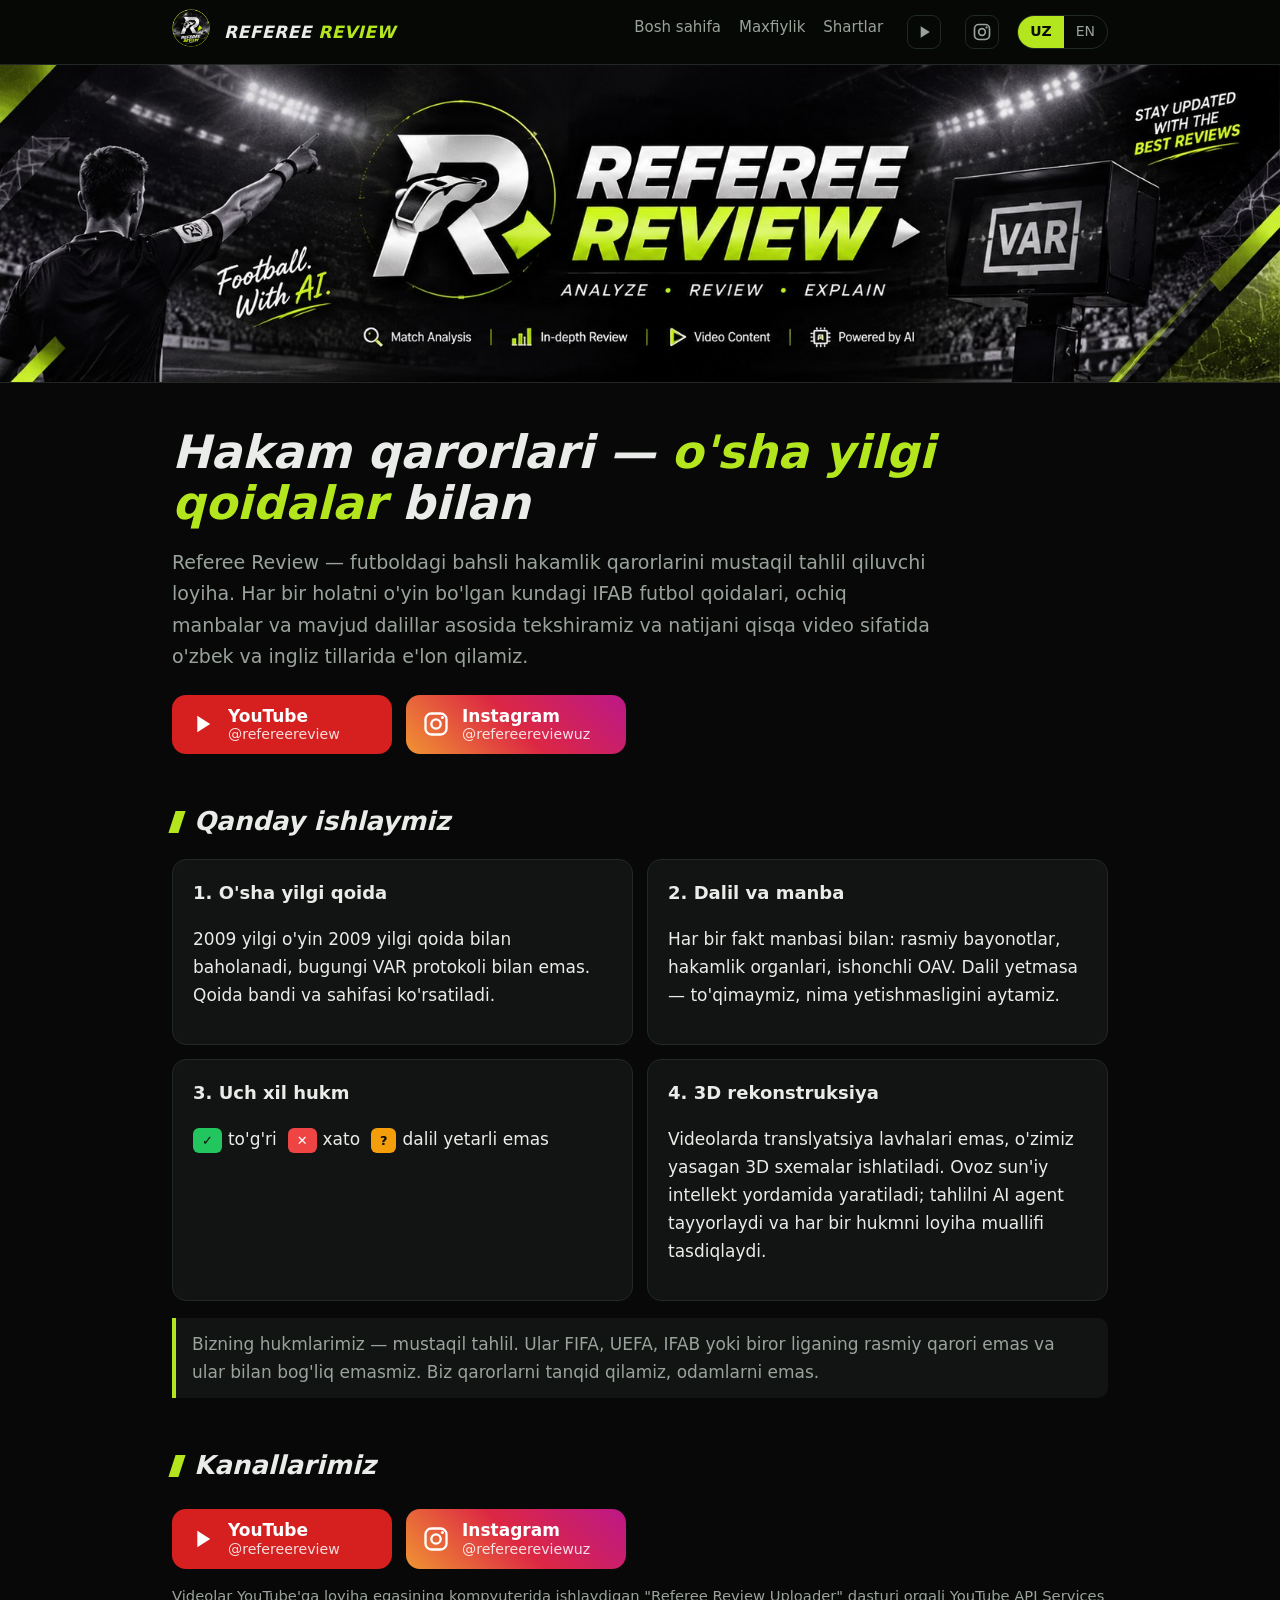
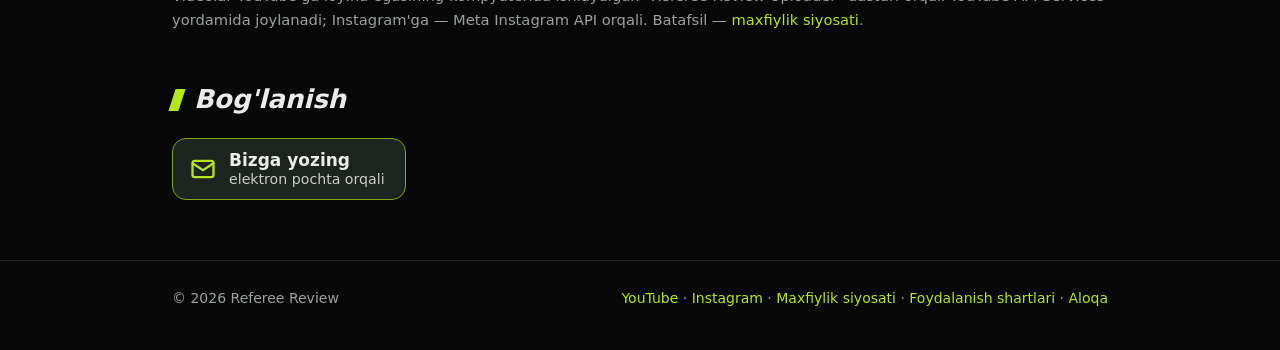
<file: index.html>
<!doctype html>
<html lang="uz"><head><meta charset="utf-8"><meta name="viewport" content="width=device-width, initial-scale=1">
<title>Referee Review — hakamlik qarorlari tahlili</title><meta name="description" content="Referee Review — bahsli hakamlik qarorlarini o'sha yilgi IFAB qoidalari bilan tahlil qiluvchi loyiha. Independent analysis of controversial refereeing decisions under the Laws of the Game of the day.">
<link rel="icon" href="assets/favicon.png"><link rel="stylesheet" href="style.css?v=5"><script src="lang.js?v=5"></script></head>
<body>
<header class="top"><div class="wrap"><a href="index.html"><img src="assets/logo.jpg" alt="Referee Review"></a>
<span class="name">REFEREE <b>REVIEW</b></span><nav><a href="index.html" class="hide-s"><span data-l="uz">Bosh sahifa</span><span data-l="en">Home</span></a><a href="privacy.html" class=""><span data-l="uz">Maxfiylik</span><span data-l="en">Privacy</span></a><a href="terms.html" class=""><span data-l="uz">Shartlar</span><span data-l="en">Terms</span></a><a class="soc yt" href="https://www.youtube.com/@refereereview" title="YouTube" aria-label="YouTube"><svg viewBox="0 0 24 24" width="20" height="20" aria-hidden="true"><path fill="currentColor" d="M8 5v14l11-7z"/></svg></a><a class="soc ig" href="https://www.instagram.com/refereereviewuz/" title="Instagram" aria-label="Instagram"><svg viewBox="0 0 24 24" width="20" height="20" aria-hidden="true"><rect x="3" y="3" width="18" height="18" rx="5" fill="none" stroke="currentColor" stroke-width="2"/><circle cx="12" cy="12" r="4" fill="none" stroke="currentColor" stroke-width="2"/><circle cx="17.5" cy="6.5" r="1.3" fill="currentColor"/></svg></a><span class="lang"><button data-set="uz">UZ</button><button data-set="en">EN</button></span></nav></div></header>

<div class="hero"><img src="assets/hero.jpg" alt="Referee Review"></div>
<main class="wrap">
<h1 data-l="uz">Hakam qarorlari — <b>o'sha yilgi qoidalar</b> bilan</h1>
<h1 data-l="en">Refereeing decisions, judged by <b>the Laws of the day</b></h1>
<p class="lead" data-l="uz">Referee Review — futboldagi bahsli hakamlik qarorlarini mustaqil tahlil qiluvchi loyiha. Har bir holatni o'yin bo'lgan kundagi IFAB futbol qoidalari, ochiq manbalar va mavjud dalillar asosida tekshiramiz va natijani qisqa video sifatida o'zbek va ingliz tillarida e'lon qilamiz.</p>
<p class="lead" data-l="en">Referee Review is an independent project that analyses controversial refereeing decisions in football. Each incident is checked against the IFAB Laws of the Game in force on the match date, public sources and the available evidence, and the result is published as a short video in Uzbek and English.</p>
<div class="ctas"><a class="cta yt" href="https://www.youtube.com/@refereereview"><svg viewBox="0 0 24 24" width="20" height="20" aria-hidden="true"><path fill="currentColor" d="M8 5v14l11-7z"/></svg><span><b>YouTube</b><small>@refereereview</small></span></a><a class="cta ig" href="https://www.instagram.com/refereereviewuz/"><svg viewBox="0 0 24 24" width="20" height="20" aria-hidden="true"><rect x="3" y="3" width="18" height="18" rx="5" fill="none" stroke="currentColor" stroke-width="2"/><circle cx="12" cy="12" r="4" fill="none" stroke="currentColor" stroke-width="2"/><circle cx="17.5" cy="6.5" r="1.3" fill="currentColor"/></svg><span><b>Instagram</b><small>@refereereviewuz</small></span></a></div>

<h2><span data-l="uz">Qanday ishlaymiz</span><span data-l="en">How we work</span></h2>
<div class="grid">
<div class="card"><h3 data-l="uz">1. O'sha yilgi qoida</h3><h3 data-l="en">1. The Law of the day</h3>
<p data-l="uz">2009 yilgi o'yin 2009 yilgi qoida bilan baholanadi, bugungi VAR protokoli bilan emas. Qoida bandi va sahifasi ko'rsatiladi.</p>
<p data-l="en">A 2009 match is judged by the 2009 Laws, not by today's VAR protocol. The Law, paragraph and page are cited.</p></div>
<div class="card"><h3 data-l="uz">2. Dalil va manba</h3><h3 data-l="en">2. Evidence and sources</h3>
<p data-l="uz">Har bir fakt manbasi bilan: rasmiy bayonotlar, hakamlik organlari, ishonchli OAV. Dalil yetmasa — to'qimaymiz, nima yetishmasligini aytamiz.</p>
<p data-l="en">Every fact carries its source: official statements, referee bodies, reliable media. Where evidence is missing we say so instead of guessing.</p></div>
<div class="card"><h3 data-l="uz">3. Uch xil hukm</h3><h3 data-l="en">3. Three verdicts</h3>
<p><span class="tag t-ok">✓</span><span data-l="uz">to'g'ri</span><span data-l="en">correct</span> &nbsp;<span class="tag t-no">✕</span><span data-l="uz">xato</span><span data-l="en">incorrect</span> &nbsp;<span class="tag t-q">?</span><span data-l="uz">dalil yetarli emas</span><span data-l="en">insufficient evidence</span></p></div>
<div class="card"><h3 data-l="uz">4. 3D rekonstruksiya</h3><h3 data-l="en">4. 3D reconstruction</h3>
<p data-l="uz">Videolarda translyatsiya lavhalari emas, o'zimiz yasagan 3D sxemalar ishlatiladi. Ovoz sun'iy intellekt yordamida yaratiladi; tahlilni AI agent tayyorlaydi va har bir hukmni loyiha muallifi tasdiqlaydi.</p>
<p data-l="en">Videos use our own 3D schematics, not broadcast footage. Narration is AI-generated; the analysis is prepared by an AI agent and every verdict is approved by the project owner before publishing.</p></div>
</div>
<p class="note" data-l="uz">Bizning hukmlarimiz — mustaqil tahlil. Ular FIFA, UEFA, IFAB yoki biror liganing rasmiy qarori emas va ular bilan bog'liq emasmiz. Biz qarorlarni tanqid qilamiz, odamlarni emas.</p>
<p class="note" data-l="en">Our verdicts are independent analysis. They are not official rulings of FIFA, UEFA, IFAB or any league, and we are not affiliated with them. We criticise decisions, not people.</p>

<h2><span data-l="uz">Kanallarimiz</span><span data-l="en">Our channels</span></h2>
<div class="ctas"><a class="cta yt" href="https://www.youtube.com/@refereereview"><svg viewBox="0 0 24 24" width="20" height="20" aria-hidden="true"><path fill="currentColor" d="M8 5v14l11-7z"/></svg><span><b>YouTube</b><small>@refereereview</small></span></a><a class="cta ig" href="https://www.instagram.com/refereereviewuz/"><svg viewBox="0 0 24 24" width="20" height="20" aria-hidden="true"><rect x="3" y="3" width="18" height="18" rx="5" fill="none" stroke="currentColor" stroke-width="2"/><circle cx="12" cy="12" r="4" fill="none" stroke="currentColor" stroke-width="2"/><circle cx="17.5" cy="6.5" r="1.3" fill="currentColor"/></svg><span><b>Instagram</b><small>@refereereviewuz</small></span></a></div>
<p class="small" data-l="uz">Videolar YouTube'ga loyiha egasining kompyuterida ishlaydigan "Referee Review Uploader" dasturi orqali YouTube API Services yordamida joylanadi; Instagram'ga — Meta Instagram API orqali. Batafsil — <a href="privacy.html">maxfiylik siyosati</a>.</p>
<p class="small" data-l="en">Videos are uploaded to YouTube by the "Referee Review Uploader" app, which runs on the project owner's computer and uses YouTube API Services (and the Instagram API for Instagram). Details: <a href="privacy.html">Privacy Policy</a>.</p>

<h2><span data-l="uz">Bog'lanish</span><span data-l="en">Contact</span></h2>
<p><a class="cta mailbtn" href="#" data-u="6vodumxamniqroy" data-d="moc.liamg"><svg viewBox="0 0 24 24" width="20" height="20" aria-hidden="true"><rect x="3" y="5" width="18" height="14" rx="2" fill="none" stroke="currentColor" stroke-width="2"/><path d="M3 7l9 6 9-6" fill="none" stroke="currentColor" stroke-width="2"/></svg><span><b data-l="uz">Bizga yozing</b><b data-l="en">Write to us</b><small data-l="uz">elektron pochta orqali</small><small data-l="en">by email</small></span></a></p>
</main>
<footer><div class="wrap"><span>© 2026 Referee Review</span>
<span><a href="https://www.youtube.com/@refereereview">YouTube</a> · <a href="https://www.instagram.com/refereereviewuz/">Instagram</a> · <a href="privacy.html"><span data-l="uz">Maxfiylik siyosati</span><span data-l="en">Privacy Policy</span></a> · <a href="terms.html"><span data-l="uz">Foydalanish shartlari</span><span data-l="en">Terms of Service</span></a> · <a class="mail" href="#" data-u="6vodumxamniqroy" data-d="moc.liamg"><span data-l="uz">Aloqa</span><span data-l="en">Contact</span></a></span></div></footer>
</body></html>
</file>
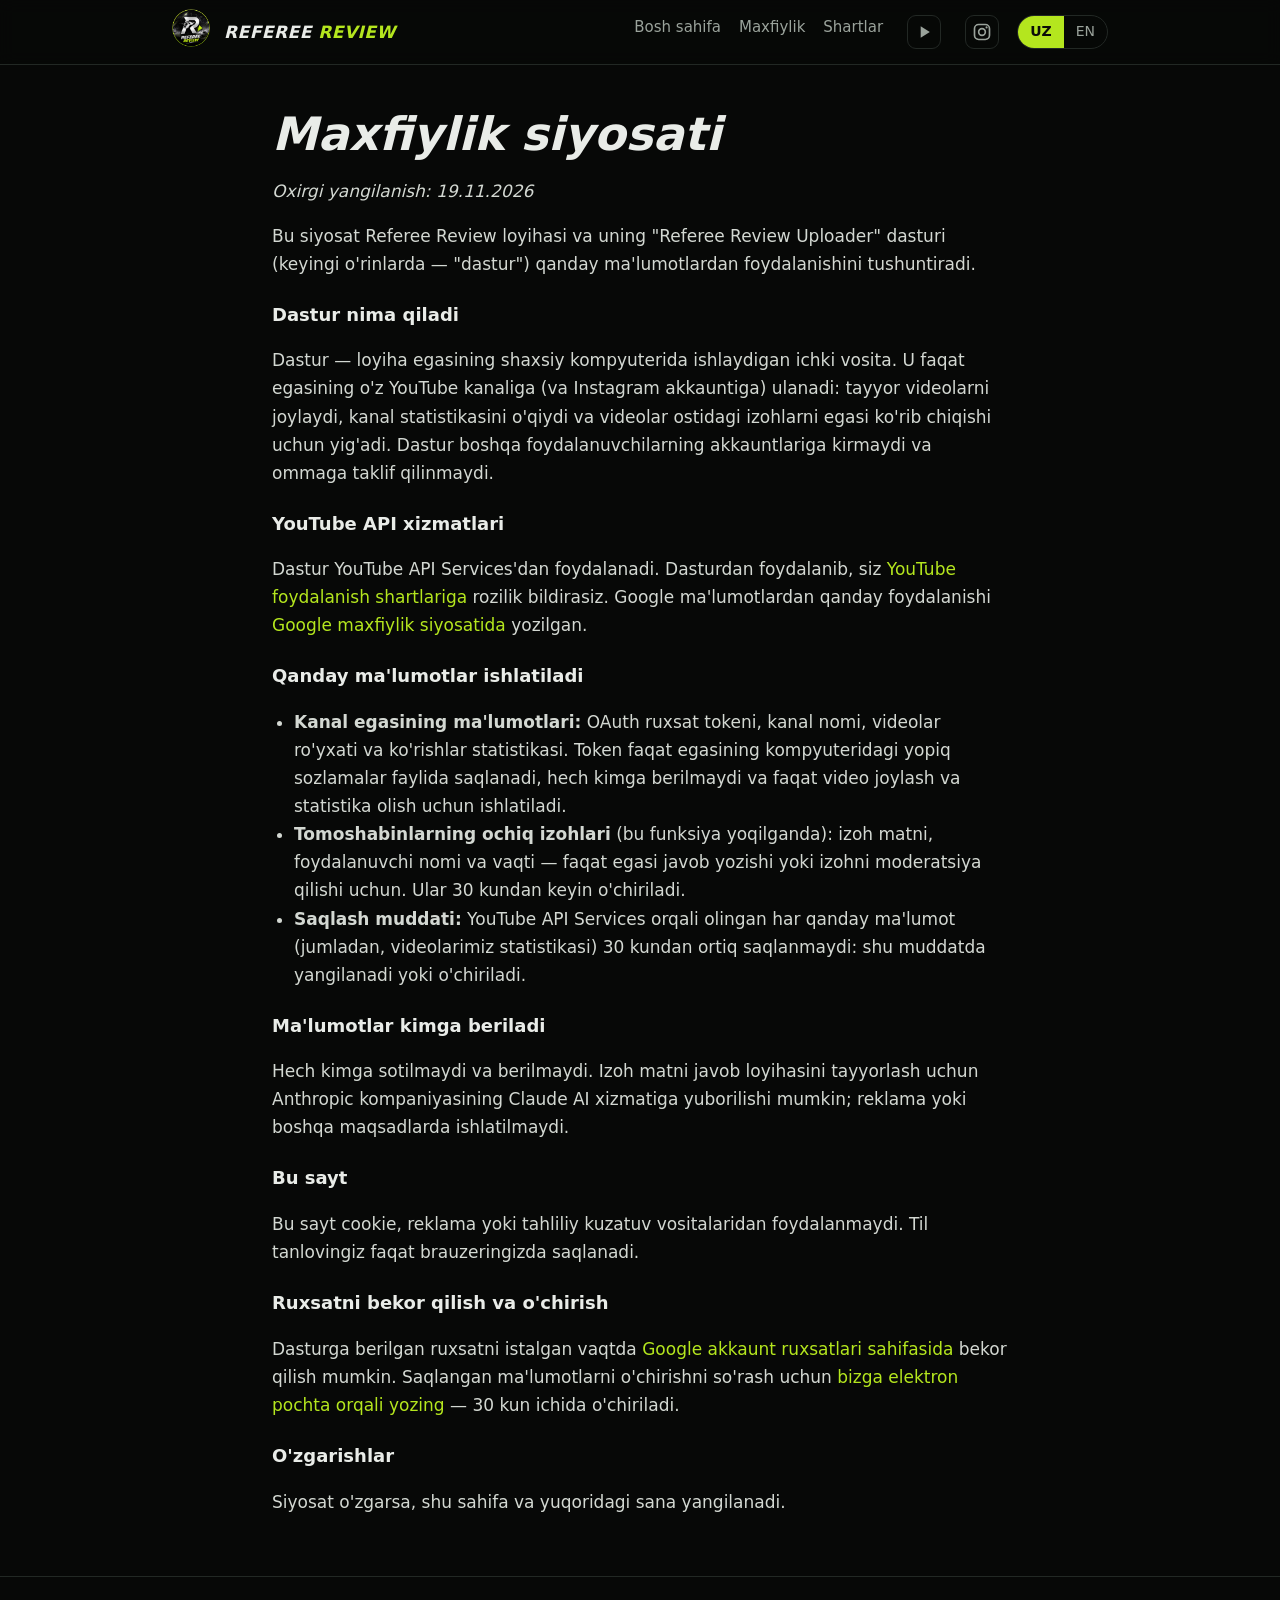
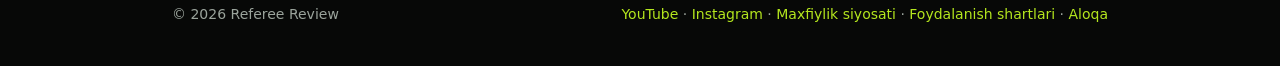
<file: privacy.html>
<!doctype html>
<html lang="uz"><head><meta charset="utf-8"><meta name="viewport" content="width=device-width, initial-scale=1">
<title>Maxfiylik siyosati · Privacy Policy — Referee Review</title><meta name="description" content="Referee Review — bahsli hakamlik qarorlarini o'sha yilgi IFAB qoidalari bilan tahlil qiluvchi loyiha. Independent analysis of controversial refereeing decisions under the Laws of the Game of the day.">
<link rel="icon" href="assets/favicon.png"><link rel="stylesheet" href="style.css?v=5"><script src="lang.js?v=5"></script></head>
<body>
<header class="top"><div class="wrap"><a href="index.html"><img src="assets/logo.jpg" alt="Referee Review"></a>
<span class="name">REFEREE <b>REVIEW</b></span><nav><a href="index.html" class="hide-s"><span data-l="uz">Bosh sahifa</span><span data-l="en">Home</span></a><a href="privacy.html" class=""><span data-l="uz">Maxfiylik</span><span data-l="en">Privacy</span></a><a href="terms.html" class=""><span data-l="uz">Shartlar</span><span data-l="en">Terms</span></a><a class="soc yt" href="https://www.youtube.com/@refereereview" title="YouTube" aria-label="YouTube"><svg viewBox="0 0 24 24" width="20" height="20" aria-hidden="true"><path fill="currentColor" d="M8 5v14l11-7z"/></svg></a><a class="soc ig" href="https://www.instagram.com/refereereviewuz/" title="Instagram" aria-label="Instagram"><svg viewBox="0 0 24 24" width="20" height="20" aria-hidden="true"><rect x="3" y="3" width="18" height="18" rx="5" fill="none" stroke="currentColor" stroke-width="2"/><circle cx="12" cy="12" r="4" fill="none" stroke="currentColor" stroke-width="2"/><circle cx="17.5" cy="6.5" r="1.3" fill="currentColor"/></svg></a><span class="lang"><button data-set="uz">UZ</button><button data-set="en">EN</button></span></nav></div></header>

<main class="wrap doc">
<h1 data-l="uz">Maxfiylik siyosati</h1><h1 data-l="en">Privacy Policy</h1>
<p data-l="uz"><i>Oxirgi yangilanish: 19.11.2026</i></p><p data-l="en"><i>Last updated: 19.11.2026</i></p>

<div data-l="uz">
<p>Bu siyosat Referee Review loyihasi va uning "Referee Review Uploader" dasturi (keyingi o'rinlarda — "dastur") qanday ma'lumotlardan foydalanishini tushuntiradi.</p>
<h3>Dastur nima qiladi</h3>
<p>Dastur — loyiha egasining shaxsiy kompyuterida ishlaydigan ichki vosita. U faqat egasining o'z YouTube kanaliga (va Instagram akkauntiga) ulanadi: tayyor videolarni joylaydi, kanal statistikasini o'qiydi va videolar ostidagi izohlarni egasi ko'rib chiqishi uchun yig'adi. Dastur boshqa foydalanuvchilarning akkauntlariga kirmaydi va ommaga taklif qilinmaydi.</p>
<h3>YouTube API xizmatlari</h3>
<p>Dastur YouTube API Services'dan foydalanadi. Dasturdan foydalanib, siz <a href="https://www.youtube.com/t/terms">YouTube foydalanish shartlariga</a> rozilik bildirasiz. Google ma'lumotlardan qanday foydalanishi <a href="https://policies.google.com/privacy">Google maxfiylik siyosatida</a> yozilgan.</p>
<h3>Qanday ma'lumotlar ishlatiladi</h3>
<ul>
<li><b>Kanal egasining ma'lumotlari:</b> OAuth ruxsat tokeni, kanal nomi, videolar ro'yxati va ko'rishlar statistikasi. Token faqat egasining kompyuteridagi yopiq sozlamalar faylida saqlanadi, hech kimga berilmaydi va faqat video joylash va statistika olish uchun ishlatiladi.</li>
<li><b>Tomoshabinlarning ochiq izohlari</b> (bu funksiya yoqilganda): izoh matni, foydalanuvchi nomi va vaqti — faqat egasi javob yozishi yoki izohni moderatsiya qilishi uchun. Ular 30 kundan keyin o'chiriladi.</li>
<li><b>Saqlash muddati:</b> YouTube API Services orqali olingan har qanday ma'lumot (jumladan, videolarimiz statistikasi) 30 kundan ortiq saqlanmaydi: shu muddatda yangilanadi yoki o'chiriladi.</li>
</ul>
<h3>Ma'lumotlar kimga beriladi</h3>
<p>Hech kimga sotilmaydi va berilmaydi. Izoh matni javob loyihasini tayyorlash uchun Anthropic kompaniyasining Claude AI xizmatiga yuborilishi mumkin; reklama yoki boshqa maqsadlarda ishlatilmaydi.</p>
<h3>Bu sayt</h3>
<p>Bu sayt cookie, reklama yoki tahliliy kuzatuv vositalaridan foydalanmaydi. Til tanlovingiz faqat brauzeringizda saqlanadi.</p>
<h3>Ruxsatni bekor qilish va o'chirish</h3>
<p>Dasturga berilgan ruxsatni istalgan vaqtda <a href="https://security.google.com/settings/security/permissions">Google akkaunt ruxsatlari sahifasida</a> bekor qilish mumkin. Saqlangan ma'lumotlarni o'chirishni so'rash uchun <a class="mail" href="#" data-u="6vodumxamniqroy" data-d="moc.liamg"><span data-l="uz">bizga elektron pochta orqali yozing</span></a> — 30 kun ichida o'chiriladi.</p>
<h3>O'zgarishlar</h3>
<p>Siyosat o'zgarsa, shu sahifa va yuqoridagi sana yangilanadi.</p>
</div>

<div data-l="en">
<p>This policy explains what data the Referee Review project and its "Referee Review Uploader" application ("the app") use.</p>
<h3>What the app does</h3>
<p>The app is an internal tool that runs on the project owner's own computer. It connects only to the owner's own YouTube channel (and Instagram account): it uploads finished videos, reads channel statistics and collects comments under our videos so the owner can review them. It does not access other users' accounts and is not offered to the public.</p>
<h3>YouTube API Services</h3>
<p>The app uses YouTube API Services. By using the app you agree to be bound by the <a href="https://www.youtube.com/t/terms">YouTube Terms of Service</a>. How Google uses data is described in the <a href="https://policies.google.com/privacy">Google Privacy Policy</a>.</p>
<h3>What data is used</h3>
<ul>
<li><b>Channel owner's data:</b> the OAuth access token, channel name, list of our videos and their view statistics. The token is stored only in a private settings file on the owner's computer, is never shared, and is used only to upload videos and read statistics.</li>
<li><b>Viewers' public comments</b> (when this feature is enabled): comment text, user name and time — only so the owner can reply or moderate. They are deleted after 30 days.</li>
<li><b>Retention:</b> any data obtained through YouTube API Services (including our own videos' statistics) is not kept longer than 30 days: it is refreshed or deleted within that period.</li>
</ul>
<h3>Sharing</h3>
<p>Data is never sold or shared. Comment text may be sent to Anthropic's Claude AI service to draft a reply; it is not used for advertising or any other purpose.</p>
<h3>This website</h3>
<p>This website uses no cookies, advertising or analytics trackers. Your language choice is stored only in your browser.</p>
<h3>Revoking access and deletion</h3>
<p>Access granted to the app can be revoked at any time on the <a href="https://security.google.com/settings/security/permissions">Google account permissions page</a>. To request deletion of stored data, write to us <a class="mail" href="#" data-u="6vodumxamniqroy" data-d="moc.liamg"><span data-l="en">by email</span></a>; it is deleted within 30 days.</p>
<h3>Changes</h3>
<p>If this policy changes, this page and the date above are updated.</p>
</div>
</main>
<footer><div class="wrap"><span>© 2026 Referee Review</span>
<span><a href="https://www.youtube.com/@refereereview">YouTube</a> · <a href="https://www.instagram.com/refereereviewuz/">Instagram</a> · <a href="privacy.html"><span data-l="uz">Maxfiylik siyosati</span><span data-l="en">Privacy Policy</span></a> · <a href="terms.html"><span data-l="uz">Foydalanish shartlari</span><span data-l="en">Terms of Service</span></a> · <a class="mail" href="#" data-u="6vodumxamniqroy" data-d="moc.liamg"><span data-l="uz">Aloqa</span><span data-l="en">Contact</span></a></span></div></footer>
</body></html>
</file>
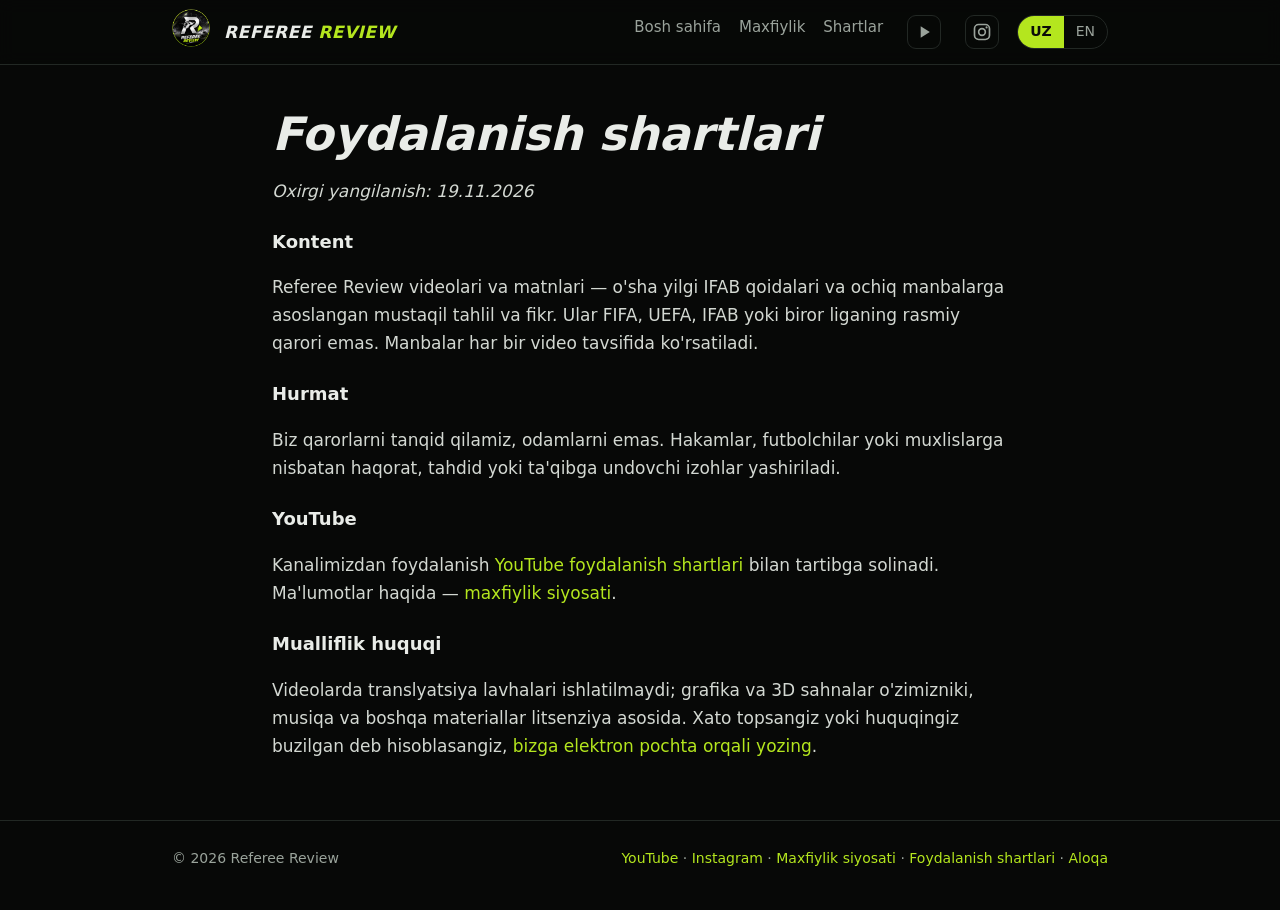
<file: terms.html>
<!doctype html>
<html lang="uz"><head><meta charset="utf-8"><meta name="viewport" content="width=device-width, initial-scale=1">
<title>Foydalanish shartlari · Terms of Service — Referee Review</title><meta name="description" content="Referee Review — bahsli hakamlik qarorlarini o'sha yilgi IFAB qoidalari bilan tahlil qiluvchi loyiha. Independent analysis of controversial refereeing decisions under the Laws of the Game of the day.">
<link rel="icon" href="assets/favicon.png"><link rel="stylesheet" href="style.css?v=5"><script src="lang.js?v=5"></script></head>
<body>
<header class="top"><div class="wrap"><a href="index.html"><img src="assets/logo.jpg" alt="Referee Review"></a>
<span class="name">REFEREE <b>REVIEW</b></span><nav><a href="index.html" class="hide-s"><span data-l="uz">Bosh sahifa</span><span data-l="en">Home</span></a><a href="privacy.html" class=""><span data-l="uz">Maxfiylik</span><span data-l="en">Privacy</span></a><a href="terms.html" class=""><span data-l="uz">Shartlar</span><span data-l="en">Terms</span></a><a class="soc yt" href="https://www.youtube.com/@refereereview" title="YouTube" aria-label="YouTube"><svg viewBox="0 0 24 24" width="20" height="20" aria-hidden="true"><path fill="currentColor" d="M8 5v14l11-7z"/></svg></a><a class="soc ig" href="https://www.instagram.com/refereereviewuz/" title="Instagram" aria-label="Instagram"><svg viewBox="0 0 24 24" width="20" height="20" aria-hidden="true"><rect x="3" y="3" width="18" height="18" rx="5" fill="none" stroke="currentColor" stroke-width="2"/><circle cx="12" cy="12" r="4" fill="none" stroke="currentColor" stroke-width="2"/><circle cx="17.5" cy="6.5" r="1.3" fill="currentColor"/></svg></a><span class="lang"><button data-set="uz">UZ</button><button data-set="en">EN</button></span></nav></div></header>

<main class="wrap doc">
<h1 data-l="uz">Foydalanish shartlari</h1><h1 data-l="en">Terms of Service</h1>
<p data-l="uz"><i>Oxirgi yangilanish: 19.11.2026</i></p><p data-l="en"><i>Last updated: 19.11.2026</i></p>
<div data-l="uz">
<h3>Kontent</h3>
<p>Referee Review videolari va matnlari — o'sha yilgi IFAB qoidalari va ochiq manbalarga asoslangan mustaqil tahlil va fikr. Ular FIFA, UEFA, IFAB yoki biror liganing rasmiy qarori emas. Manbalar har bir video tavsifida ko'rsatiladi.</p>
<h3>Hurmat</h3>
<p>Biz qarorlarni tanqid qilamiz, odamlarni emas. Hakamlar, futbolchilar yoki muxlislarga nisbatan haqorat, tahdid yoki ta'qibga undovchi izohlar yashiriladi.</p>
<h3>YouTube</h3>
<p>Kanalimizdan foydalanish <a href="https://www.youtube.com/t/terms">YouTube foydalanish shartlari</a> bilan tartibga solinadi. Ma'lumotlar haqida — <a href="privacy.html">maxfiylik siyosati</a>.</p>
<h3>Mualliflik huquqi</h3>
<p>Videolarda translyatsiya lavhalari ishlatilmaydi; grafika va 3D sahnalar o'zimizniki, musiqa va boshqa materiallar litsenziya asosida. Xato topsangiz yoki huquqingiz buzilgan deb hisoblasangiz, <a class="mail" href="#" data-u="6vodumxamniqroy" data-d="moc.liamg"><span data-l="uz">bizga elektron pochta orqali yozing</span></a>.</p>
</div>
<div data-l="en">
<h3>Content</h3>
<p>Referee Review videos and texts are independent analysis and opinion based on the IFAB Laws of the Game in force at the time and on public sources. They are not official rulings of FIFA, UEFA, IFAB or any league. Sources are listed in each video description.</p>
<h3>Respect</h3>
<p>We criticise decisions, not people. Comments that insult, threaten or encourage harassment of referees, players or fans are hidden.</p>
<h3>YouTube</h3>
<p>Use of our channel is governed by the <a href="https://www.youtube.com/t/terms">YouTube Terms of Service</a>. For data, see our <a href="privacy.html">Privacy Policy</a>.</p>
<h3>Copyright</h3>
<p>Our videos use no broadcast footage; graphics and 3D scenes are our own, music and other material is licensed. If you find an error or believe your rights are infringed, write to us <a class="mail" href="#" data-u="6vodumxamniqroy" data-d="moc.liamg"><span data-l="en">by email</span></a>.</p>
</div>
</main>
<footer><div class="wrap"><span>© 2026 Referee Review</span>
<span><a href="https://www.youtube.com/@refereereview">YouTube</a> · <a href="https://www.instagram.com/refereereviewuz/">Instagram</a> · <a href="privacy.html"><span data-l="uz">Maxfiylik siyosati</span><span data-l="en">Privacy Policy</span></a> · <a href="terms.html"><span data-l="uz">Foydalanish shartlari</span><span data-l="en">Terms of Service</span></a> · <a class="mail" href="#" data-u="6vodumxamniqroy" data-d="moc.liamg"><span data-l="uz">Aloqa</span><span data-l="en">Contact</span></a></span></div></footer>
</body></html>
</file>
<file: style.css>
:root { --bg: #070807; --panel: #111412; --line: #222824; --text: #e9ece8; --muted: #9aa39b; --lime: #b4e61e; --lime-d: #7fa513; }
* { box-sizing: border-box; }
html { scroll-behavior: smooth; }
body { margin: 0; background: var(--bg); color: var(--text); font: 17px/1.65 system-ui, -apple-system, "Segoe UI", Roboto, sans-serif; }
a { color: var(--lime); text-decoration: none; } a:hover { text-decoration: underline; }
.wrap { max-width: 980px; margin: 0 auto; padding: 0 22px; }
header.top { position: sticky; top: 0; z-index: 5; background: rgba(7,8,7,.88); backdrop-filter: blur(8px); border-bottom: 1px solid var(--line); }
header.top .wrap { display: flex; align-items: center; gap: 14px; height: 64px; }
header.top img { width: 38px; height: 38px; border-radius: 50%; }
header.top .name { font-weight: 800; letter-spacing: .5px; font-style: italic; }
header.top .name b { color: var(--lime); }
header.top nav { margin-left: auto; display: flex; gap: 18px; font-size: 15px; }
header.top nav a { color: var(--muted); } header.top nav a:hover { color: var(--text); text-decoration: none; }
.lang { display: inline-flex; border: 1px solid var(--line); border-radius: 999px; overflow: hidden; }
.lang button { background: none; border: 0; color: var(--muted); padding: 4px 12px; cursor: pointer; font: inherit; font-size: 14px; }
.lang button.on { background: var(--lime); color: #0b0d08; font-weight: 700; }
.hero { border-bottom: 1px solid var(--line); }
.hero img { display: block; width: 100%; height: auto; }
h1 { font-size: clamp(30px, 5vw, 46px); line-height: 1.1; margin: 44px 0 10px; font-style: italic; font-weight: 900; }
h1 b { color: var(--lime); }
h2 { font-size: 26px; margin: 46px 0 12px; font-style: italic; font-weight: 800; }
h2::before { content: ""; display: inline-block; width: 10px; height: 22px; background: var(--lime); transform: skewX(-18deg); margin-right: 12px; vertical-align: -3px; }
h3 { font-size: 18px; margin: 22px 0 6px; }
.lead { font-size: 19px; color: var(--muted); max-width: 760px; }
.grid { display: grid; grid-template-columns: repeat(auto-fit, minmax(min(100%, 380px), 1fr)); gap: 14px; margin-top: 16px; }
.card { background: var(--panel); border: 1px solid var(--line); border-radius: 14px; padding: 18px 20px; }
.card h3 { margin-top: 0; }
.tag { display: inline-block; font-weight: 800; font-size: 13px; border-radius: 6px; padding: 2px 9px; margin-right: 6px; color: #0b0d08; }
.t-ok { background: #22c55e; } .t-no { background: #ef4444; color: #fff; } .t-q { background: #f59e0b; }
.links { display: flex; flex-wrap: wrap; gap: 10px; margin: 18px 0 0; }
.btn { display: inline-block; border: 1px solid var(--lime-d); color: var(--text); border-radius: 10px; padding: 9px 16px; font-weight: 700; }
.btn:hover { background: var(--lime); color: #0b0d08; text-decoration: none; }
.doc { max-width: 780px; } .doc p, .doc li { color: #d3d8d2; } .doc ul { padding-left: 22px; }
.note { border-left: 4px solid var(--lime); background: var(--panel); padding: 12px 16px; border-radius: 0 10px 10px 0; color: var(--muted); }
footer { border-top: 1px solid var(--line); margin-top: 60px; padding: 26px 0 40px; color: var(--muted); font-size: 14px; }
footer .wrap { display: flex; flex-wrap: wrap; gap: 18px; justify-content: space-between; }
[data-l="en"] { display: none; } body.en [data-l="uz"] { display: none; } body.en [data-l="en"] { display: revert; }
@media (max-width: 640px) { header.top nav a.hide-s { display: none; } }
.small { color: var(--muted, #9aa39a); font-size: .92rem; }

header.top nav .soc { display:inline-flex; align-items:center; justify-content:center; width:34px; height:34px; border-radius:9px; color:var(--muted); border:1px solid var(--line); margin-left:6px; }
header.top nav .soc:hover { color:#0b0d08; background:var(--lime); border-color:var(--lime); }
.ctas { display:flex; gap:14px; flex-wrap:wrap; margin:22px 0 6px; }
.cta { display:flex; align-items:center; gap:12px; padding:12px 20px 12px 16px; border-radius:14px; color:#fff; font-weight:700; text-decoration:none; min-width:220px; }
.cta svg { width:28px; height:28px; }
.cta span { display:flex; flex-direction:column; line-height:1.15; } .cta small { font-weight:500; opacity:.85; }
.cta.yt { background:#d62020; } .cta.ig { background:linear-gradient(45deg,#f09433,#dc2743 50%,#bc1888); }
.cta:hover { transform:translateY(-1px); text-decoration:none; filter:brightness(1.08); }
@media (max-width:560px){ header.top nav .soc{ display:none } .cta{ flex:1 } }

.cta.mailbtn { display:inline-flex; background:#1d231f; border:1px solid var(--lime-d); color:var(--text); }
.cta.mailbtn svg { color:var(--lime); }
</file>
